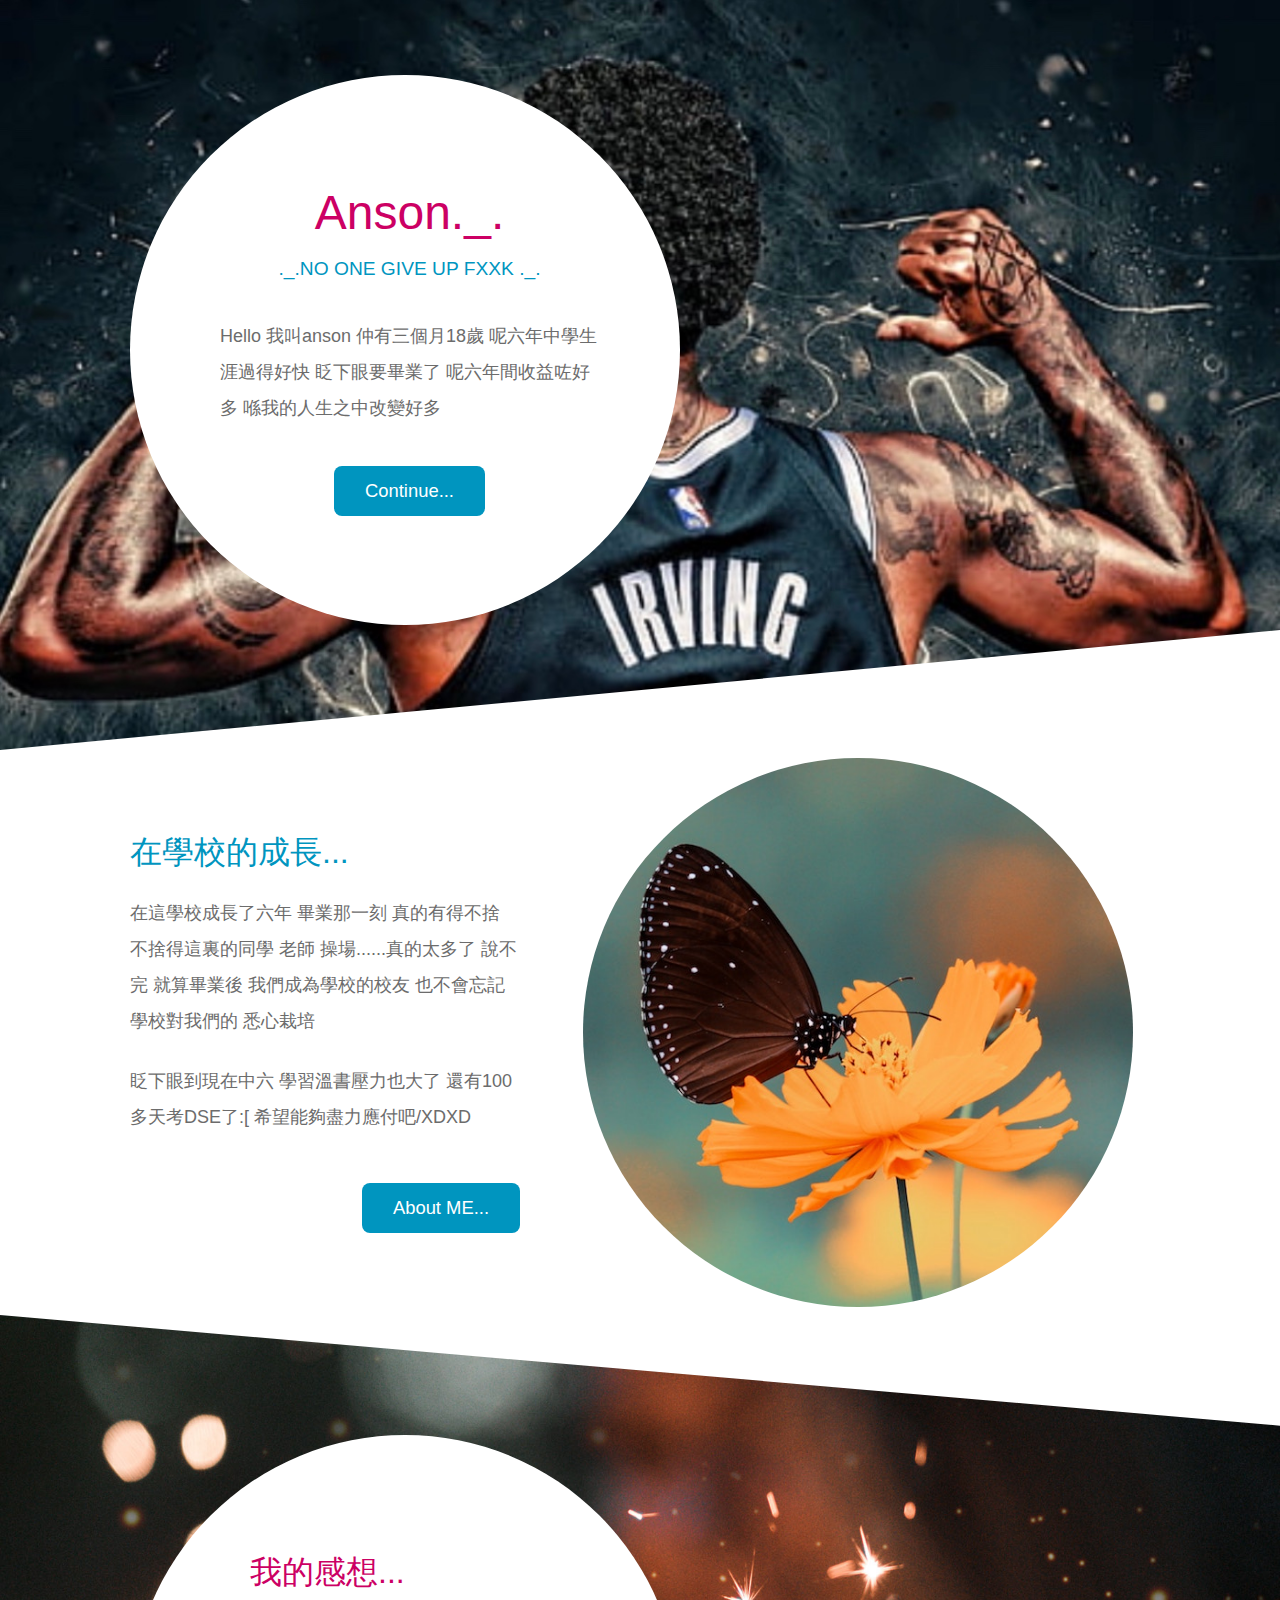
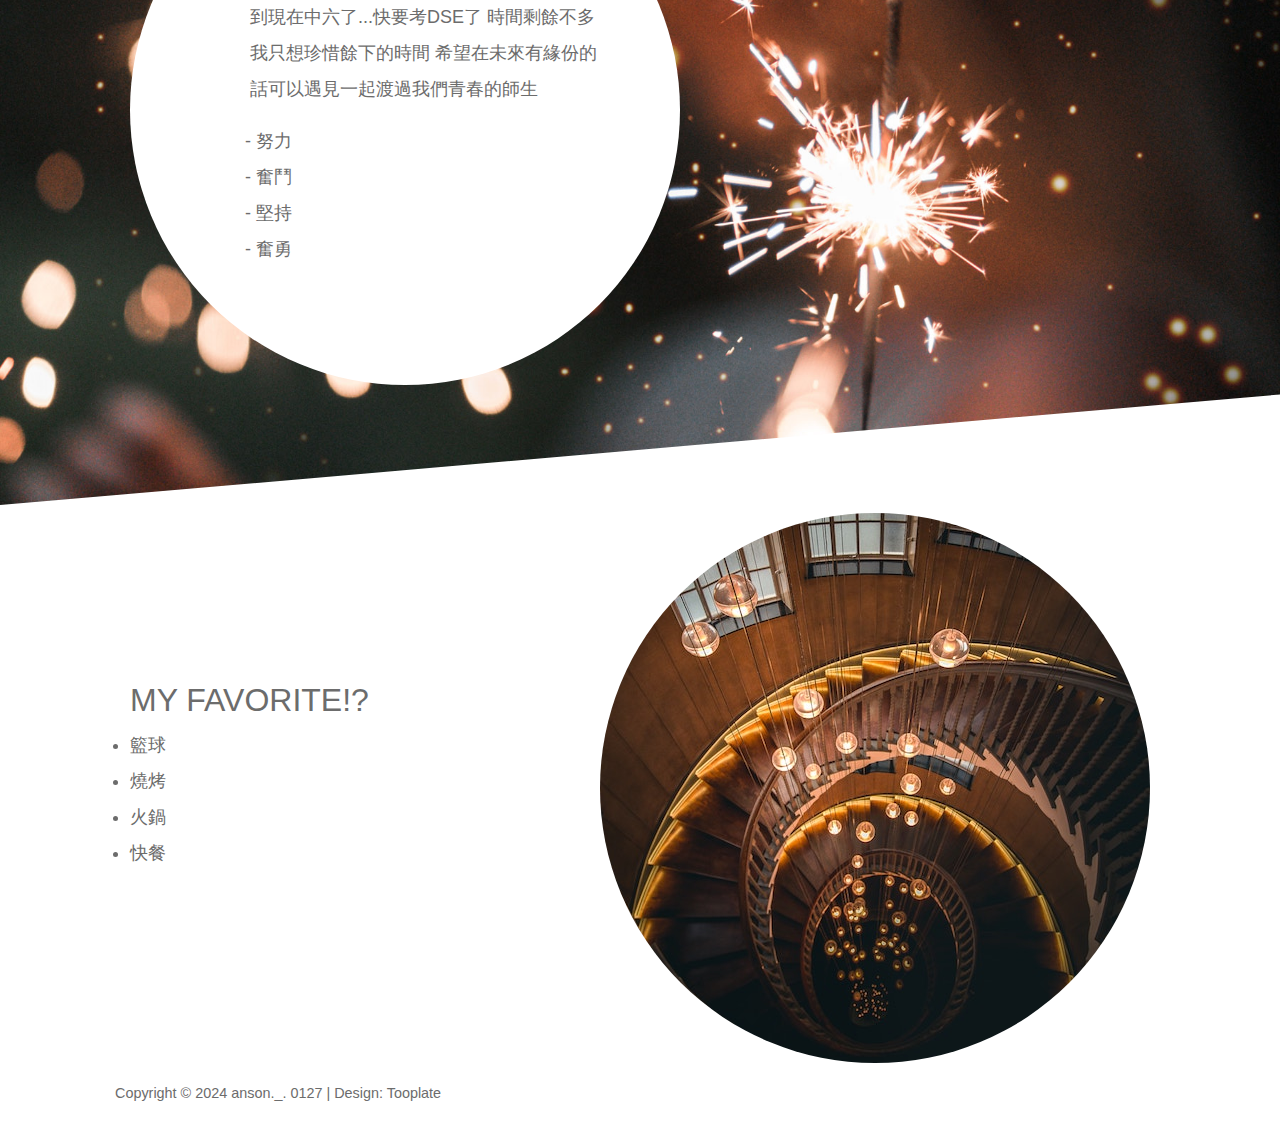
<file: index.html>
<!DOCTYPE html>
<html lang="en">

<head>
    <meta charset="UTF-8">
    <meta name="viewport" content="width=device-width, initial-scale=1.0">
    <meta http-equiv="X-UA-Compatible" content="ie=edge">
    <link rel="stylesheet" href="css/bootstrap.min.css">
    <link rel="stylesheet" href="css/tooplate-style.css">
    <title>anson is a baby</title>
    <!--

    Template 2107 New Spot

	http://www.tooplate.com/view/2107-new-spot

    -->
</head>

<body>
    <div class="tm-container mx-auto">
        <section class="tm-section tm-section-1">
            <div class="container">
                <div class="row">
                    <div class="col-sm-12">
                        <div class="tm-bg-circle-white tm-flex-center-v">
                            <header class="text-center">
                                <h1 class="tm-site-title">Anson._.</h1>
                                <p class="tm-site-subtitle">._.NO ONE GIVE UP FXXK ._.</p>
                            </header>
                            <p>Hello 我叫anson 仲有三個月18歲 呢六年中學生涯過得好快 眨下眼要畢業了 呢六年間收益咗好多 喺我的人生之中改變好多</p>
                            <p class="text-center mt-4 mb-0">
                                <a data-scroll href="#tm-section-2" class="btn tm-btn-secondary">Continue...</a>
                            </p>

                        </div>
                    </div>
                </div>
            </div>
        </section>
        <section id="tm-section-2" class="tm-section pt-2 pb-2">
            <div class="container">
                <div class="row">
                    <div class="col-xl-5 col-lg-6 tm-flex-center-v tm-text-container tm-section-left">
                        <h2 class="tm-color-secondary mb-4">在學校的成長...</h2>
                        <p class="mb-4">在這學校成長了六年 畢業那一刻 真的有得不捨 不捨得這裏的同學 老師 操場......真的太多了 說不完 就算畢業後 我們成為學校的校友 也不會忘記學校對我們的 悉心栽培 </p>
                        <p class="mb-5">眨下眼到現在中六 學習溫書壓力也大了 還有100多天考DSE了:[ 希望能夠盡力應付吧/XDXD </p>
                        <p class="text-right mb-0">
                            <a href="./about.html" class="btn tm-btn-secondary">About ME...</a>
                        </p>
                    </div>
                    <div class="col-xl-7 col-lg-6 tm-circle-img-container">
                        <img src="img/img-01.jpg" alt="Image" class="rounded-circle tm-circle-img">
                    </div>
                </div>
            </div>
        </section>
        <section id="tm-section-3" class="tm-section tm-section-3">
            <div class="container">
                <div class="row">
                    <div class="col-sm-12 tm-section-2-right">
                        <div class="tm-bg-circle-white tm-bg-circle-pad-2 tm-flex-center-v">
                            <header>
                                <h2 class="tm-color-primary">我的感想...</h2>
                            </header>
                            <p>到現在中六了...快要考DSE了 時間剩餘不多 我只想珍惜餘下的時間 希望在未來有緣份的話可以遇見一起渡過我們青春的師生
                            </p>
                            <ul class="dashed">
                                <li>努力</li>
                                <li>奮鬥</li>
                                <li>堅持</li>
                                <li>奮勇</li>
                            </ul>
                        </div>
                    </div>
                </div>
            </div>
        </section>
        <section class="tm-section pt-2 pb-3">
            <div class="container">
                <div class="row">
                    <div class="col-xl-4 col-lg-4 tm-flex-center-v tm-section-left">
                        <form action="#" class="tm-contact-form" method="POST">
                            <div class="form-group mb-4">
                                <!DOCTYPE html>
                                <html>
                                <body>
                                
                                <h2>MY FAVORITE!?</h2>
                                
                                <ul>
                                  <li>籃球</li>
                                  <li>燒烤</li>
                                  <li>火鍋</li>
                                  <li>快餐</li>
                                </ul>  
                                
                                </body>
                                </html>







                            </div>
                         
                         
                        </form>
                    </div>
                    <div class="col-xl-8 col-lg-8 tm-circle-img-container tm-contact-right">
                        <img src="img/img-02.jpg" alt="Image" class="rounded-circle tm-circle-img">
                    </div>
                </div>
            </div>
        </section>
        <footer class="container">
            <div class="row">
                <div class="col-xs-12">
                    <p class="small mb-4 tm-footer-text">Copyright &copy; 2024 anson._. 0127
                    
                    | Design: <a rel="nofollow" class="tm-footer-link">Tooplate</a>
                    </p>
                </div>
            </div>
        </footer>
    </div>
    <script src="js/smooth-scroll.polyfills.min.js"></script>
    <!-- https://github.com/cferdinandi/smooth-scroll -->
    <script>
        var scroll = new SmoothScroll('a[href*="#"]', {
            easing: 'easeInOutQuart',
            speed: 800
        });
    </script>
</body>
</html>
</file>
<file: css/tooplate-style.css>
* {
  margin: 0;
  padding: 0;
}

body {
  background-color: #eee;
  color: #6c6c6c;
  font-family: "Open Sans", Helvetica, Arial, sans-serif;
  font-size: 18px;
  overflow-x: hidden;
}

.tm-container {
  background-color: white;
  max-width: 1400px;
}

.tm-site-title {
  color: #cc0064;
  font-size: 3rem;
}

.tm-site-subtitle {
  color: #0095bf;
  font-size: 1.2rem;
  margin-bottom: 30px;
}

.tm-section-1 {
  height: 750px;
  background-image:url(../img/img-03.jpg);
  background-size: cover;
  -webkit-clip-path: polygon(0px 0px, 100% 0px, 100% 84%, 0px 100%);
  clip-path: polygon(0px 0px, 100% 0px, 100% 84%, 0px 100%);
  /* background-position: center -95px; */
  background-repeat: no-repeat;
  padding-top: 75px;
}

.tm-section-3 {
  height: 790px;
  background-image: url(../img/spot-bg-02.jpg);
  background-size: cover;
  -webkit-clip-path: polygon(0px 0px, 100% 14%, 100% 86%, 0px 100%);
  clip-path: polygon(0px 0px, 100% 14%, 100% 86%, 0px 100%);
  background-repeat: no-repeat;
  display: flex;
  align-items: center;
}

.tm-color-primary {
  color: #cc0064;
}

.tm-color-secondary {
  color: #0095bf;
}

.tm-btn-primary {
  color: white;
  background-color: #cc0064;
}

.tm-btn-primary:hover,
.tm-btn-primary:focus {
  background-color: #f21b85;
}

.tm-btn-secondary {
  color: white;
  background-color: #0095bf;
}

.tm-btn-secondary:hover,
.tm-btn-secondary:focus {
  background-color: #44cbf1;
}

.tm-bg-circle-white {
  background-color: white;
  color: #6c6c6c;
  padding: 75px 81px 75px 90px;
  border-radius: 50%;
  width: 550px;
  height: 550px;
}

.tm-bg-circle-pad-2 {
  padding-left: 120px;
}

p,
ul {
  line-height: 2;
  font-weight: 300;
}

ul {
  margin: 0;
}
ul.dashed {
  list-style-type: none;
}
ul.dashed > li {
  text-indent: -5px;
}
ul.dashed > li:before {
  content: "-";
  margin-right: 5px;
  text-indent: -5px;
}

.btn {
  padding: 10px 30px;
  font-size: 1.15rem;
  font-weight: 300;
  border-radius: 8px;
}

a.btn:hover {
  color: white;
  text-decoration: none;
}

.tm-flex-center-v {
  display: flex;
  flex-direction: column;
  justify-content: center;
}

.tm-text-container {
  max-width: 420px;
}

.tm-circle-img {
  width: 550px;
}

.tm-circle-img-container {
  text-align: right;
}

.tm-contact-form {
  max-width: 280px;
}

.form-control {
  border-radius: 0;
  border: none;
  border-bottom: 1px solid #cc0064;
}

.form-control:focus {
  box-shadow: none;
  border-color: #cc0064;
  border-width: 2px;
}

.tm-send-btn {
  border-radius: 5px;
  padding-top: 6px;
  padding-bottom: 6px;
}

.tm-footer-link {
  color: #6c6c6c;
}

.tm-footer-link:hover,
.tm-footer-link:focus {
  color: #cc0064;
  text-decoration: none;
}

@media (min-width: 576px) {
  .container {
    max-width: none;
  }
}
@media (min-width: 768px) {
  .container {
    max-width: 720px;
  }
}

@media (min-width: 992px) {
  .container {
    max-width: 960px;
  }
}

@media (min-width: 1200px) {
  .container {
    max-width: 1050px;
  }
}

@media (max-width: 992px) {
  .tm-bg-circle-white {
    margin-left: auto;
    margin-right: auto;
  }
  .tm-section-left {
    margin: 50px auto;
  }

  .tm-circle-img-container {
    text-align: center;
  }

  .tm-contact-form {
    max-width: 100%;
    padding-left: 30px;
    padding-right: 30px;
  }

  .tm-contact-right {
    margin-bottom: 50px;
  }

  .tm-footer-text {
    margin-left: 30px;
    margin-right: 30px;
  }
}

@media (max-width: 576px) {
  .tm-bg-circle-white {
    border-radius: 100px;
    width: 100%;
    height: auto;
    padding: 50px;
  }

  img {
    max-width: 100%;
  }

  .tm-section-1,
  .tm-section-3 {
    height: auto;
  }

  .tm-section-1 {
    padding-bottom: 90px;
    -webkit-clip-path: polygon(0px 0px, 100% 0px, 100% 92%, 0px 100%);
    clip-path: polygon(0px 0px, 100% 0px, 100% 92%, 0px 100%);
  }

  .tm-section-3 {
    padding-top: 100px;
    padding-bottom: 100px;
    -webkit-clip-path: polygon(0px 0px, 100% 8%, 100% 92%, 0px 100%);
    clip-path: polygon(0px 0px, 100% 8%, 100% 92%, 0px 100%);
  }

  .tm-circle-img-container {
    margin-bottom: 30px;
  }
}
</file>
